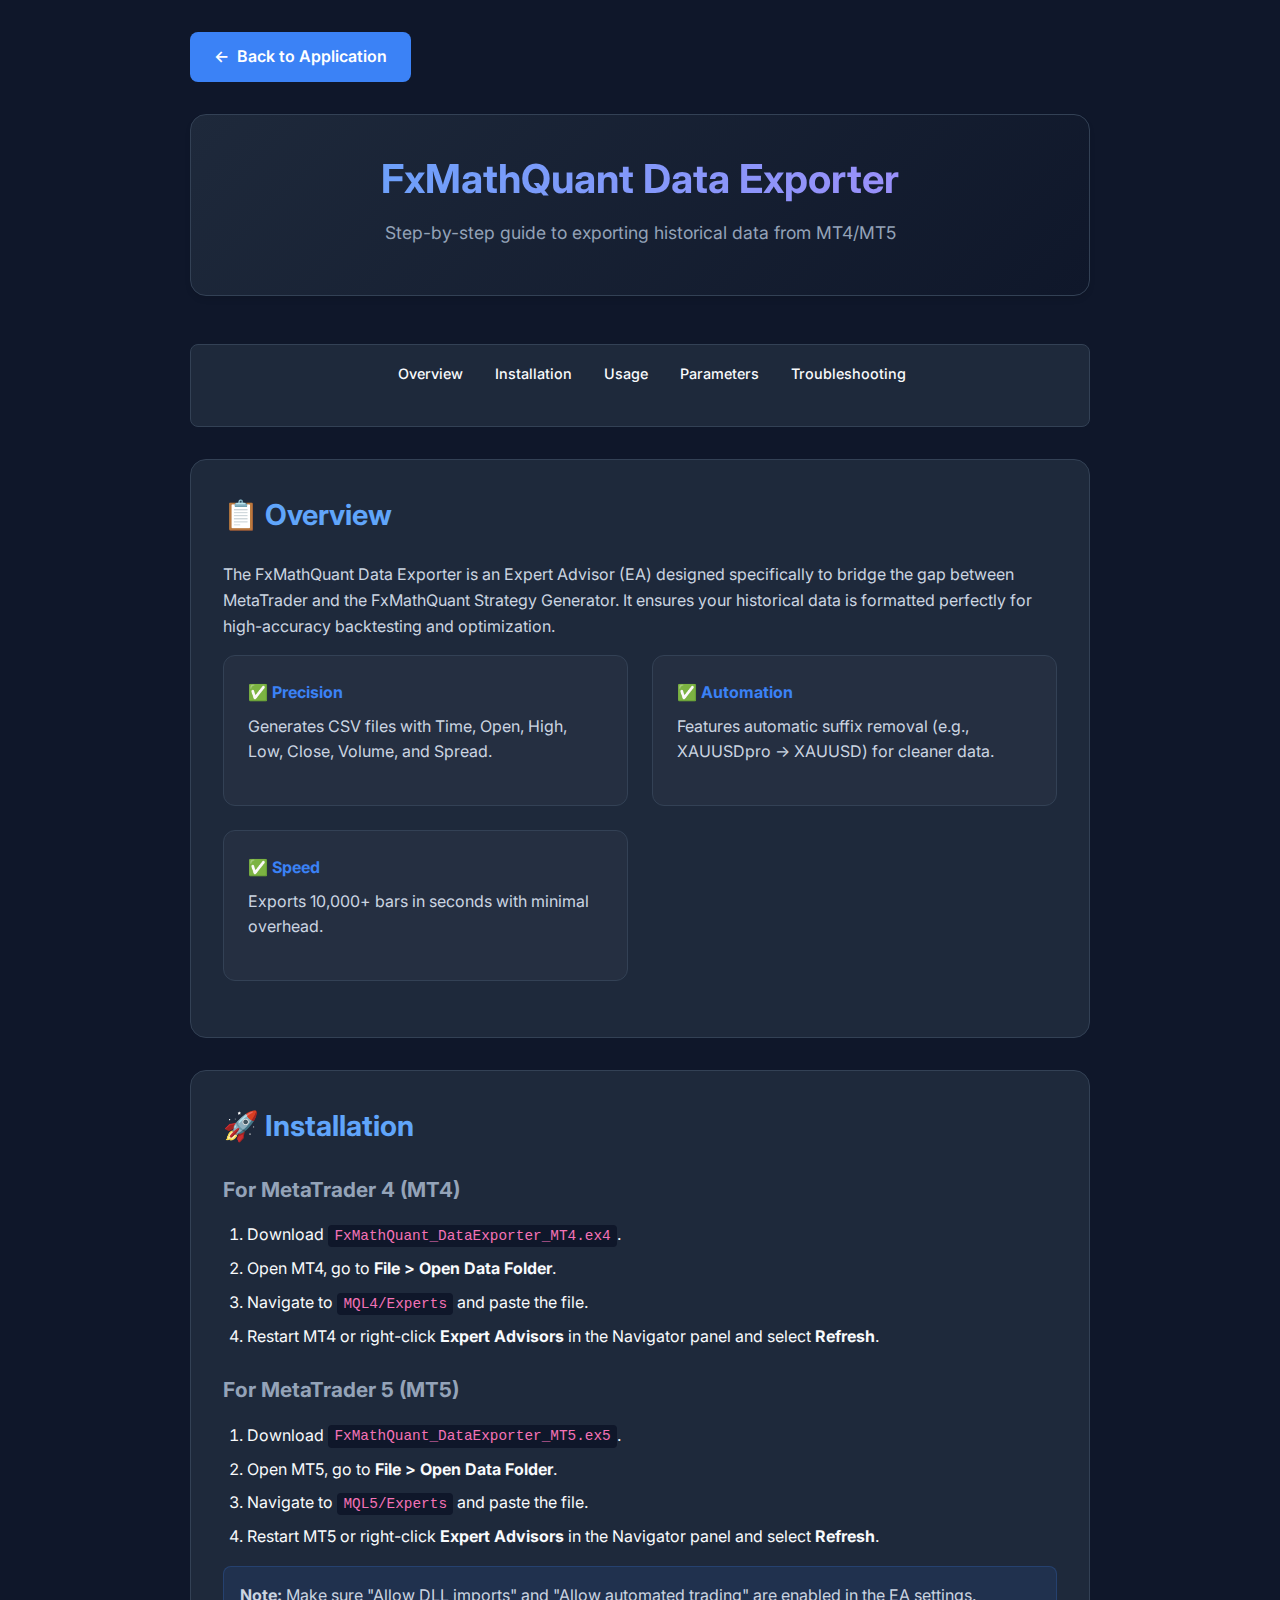
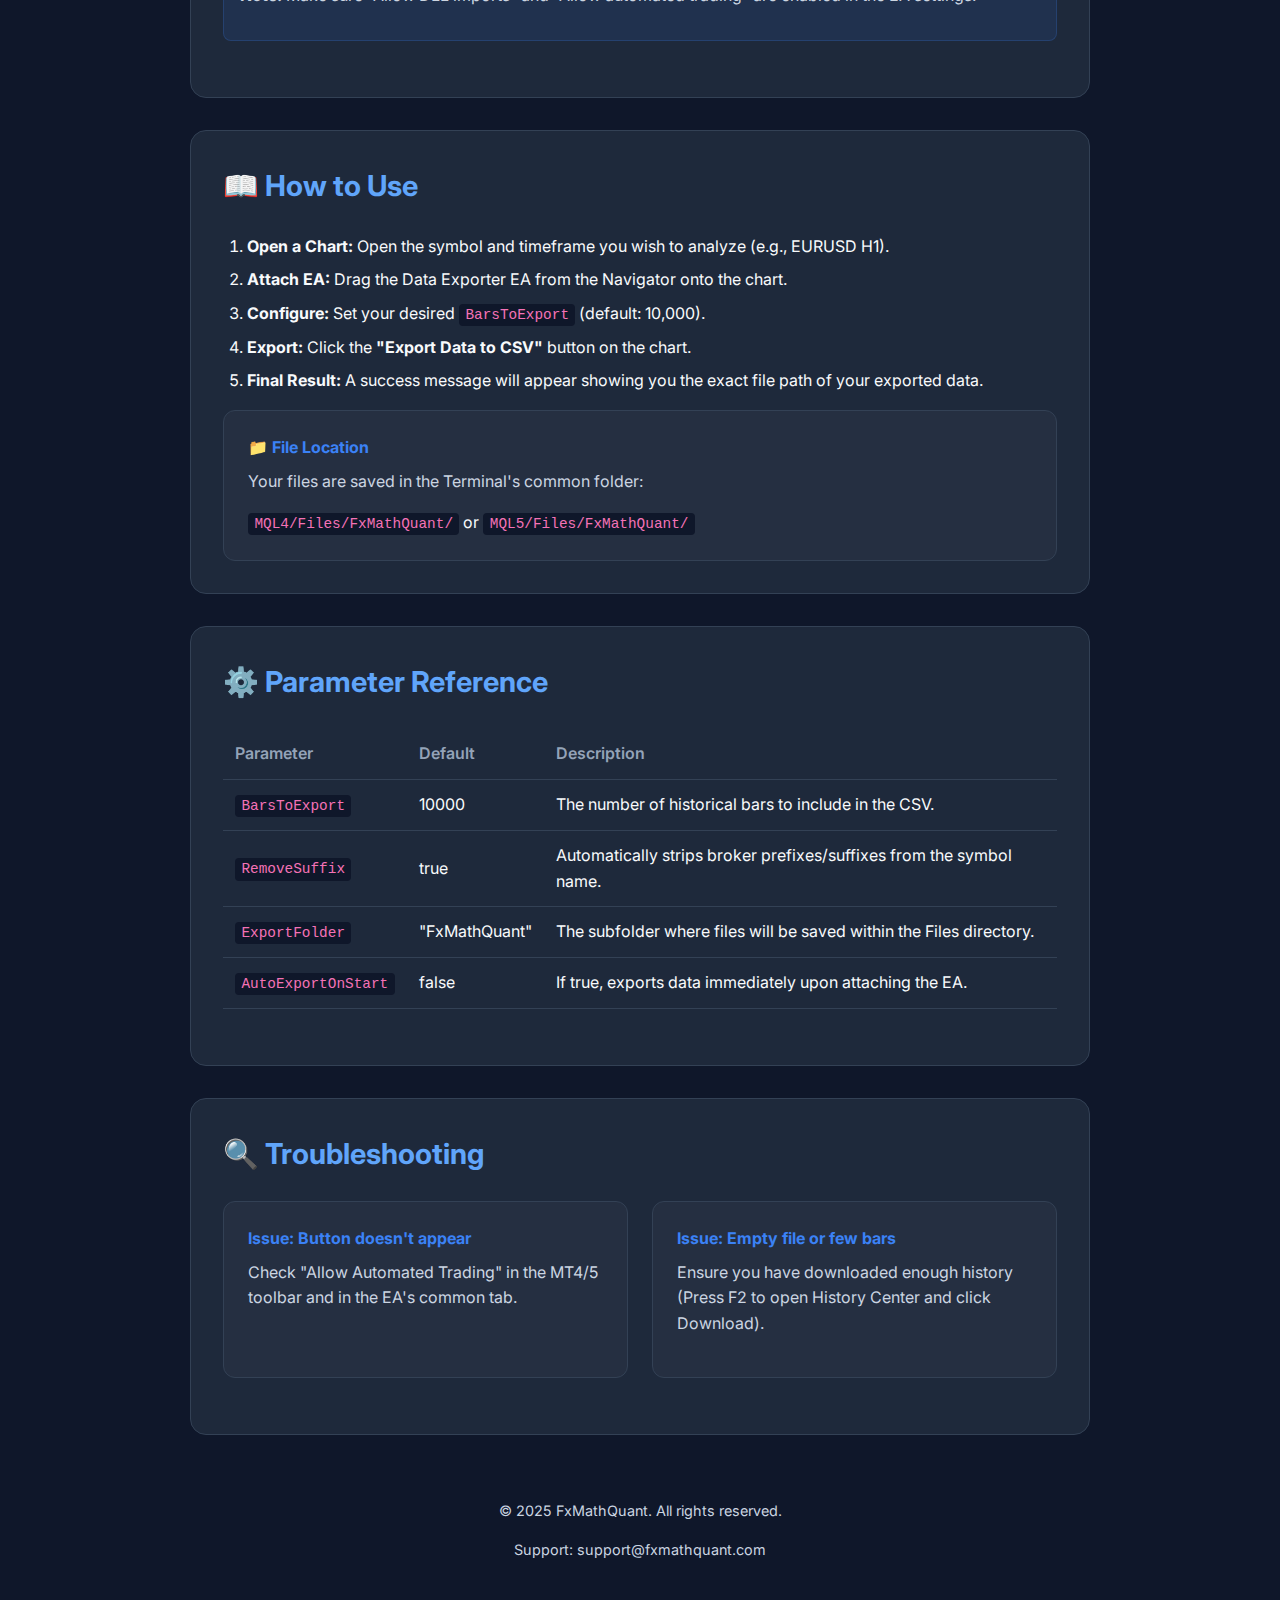
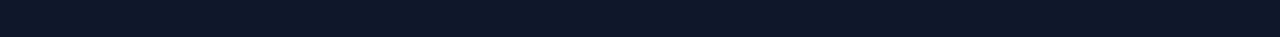
<file: ea-guide.html>
<!DOCTYPE html>
<html lang="en">

<head>
    <meta charset="UTF-8">
    <meta name="viewport" content="width=device-width, initial-scale=1.0">
    <title>EA Guide - FxMathQuant Data Exporter</title>
    <link href="https://fonts.googleapis.com/css2?family=Inter:wght@300;400;500;600;700&display=swap" rel="stylesheet">
    <style>
        :root {
            --primary-bg: #0f172a;
            --secondary-bg: #1e293b;
            --accent-color: #3b82f6;
            --text-primary: #f8fafc;
            --text-secondary: #94a3b8;
            --border-color: #334155;
            --success-color: #10b981;
            --warning-color: #f59e0b;
        }

        * {
            margin: 0;
            padding: 0;
            box-sizing: border-box;
        }

        body {
            font-family: 'Inter', sans-serif;
            background-color: var(--primary-bg);
            color: var(--text-primary);
            line-height: 1.6;
            padding: 2rem 1rem;
        }

        .container {
            max-width: 900px;
            margin: 0 auto;
        }

        header {
            text-align: center;
            margin-bottom: 3rem;
            padding: 2rem;
            background: linear-gradient(135deg, #1e293b 0%, #0f172a 100%);
            border-radius: 1rem;
            border: 1px solid var(--border-color);
            box-shadow: 0 4px 6px -1px rgba(0, 0, 0, 0.1);
        }

        h1 {
            font-size: 2.5rem;
            margin-bottom: 0.5rem;
            background: linear-gradient(to right, #60a5fa, #a78bfa);
            -webkit-background-clip: text;
            background-clip: text;
            -webkit-text-fill-color: transparent;
        }

        .subtitle {
            color: var(--text-secondary);
            font-size: 1.1rem;
        }

        nav {
            background: var(--secondary-bg);
            padding: 1rem;
            border-radius: 0.5rem;
            margin-bottom: 2rem;
            position: sticky;
            top: 1rem;
            z-index: 10;
            border: 1px solid var(--border-color);
        }

        nav ul {
            list-style: none;
            display: flex;
            justify-content: center;
            gap: 2rem;
            flex-wrap: wrap;
        }

        nav a {
            color: var(--text-primary);
            text-decoration: none;
            font-weight: 500;
            font-size: 0.9rem;
            transition: color 0.2s;
        }

        nav a:hover {
            color: var(--accent-color);
        }

        section {
            background: var(--secondary-bg);
            padding: 2rem;
            border-radius: 1rem;
            margin-bottom: 2rem;
            border: 1px solid var(--border-color);
        }

        h2 {
            font-size: 1.8rem;
            margin-bottom: 1.5rem;
            display: flex;
            align-items: center;
            gap: 0.75rem;
            color: #60a5fa;
        }

        h3 {
            font-size: 1.3rem;
            margin: 1.5rem 0 1rem;
            color: #94a3b8;
        }

        p {
            margin-bottom: 1rem;
            color: #cbd5e1;
        }

        ul,
        ol {
            margin-bottom: 1rem;
            padding-left: 1.5rem;
        }

        li {
            margin-bottom: 0.5rem;
        }

        code {
            background: #0f172a;
            padding: 0.2rem 0.4rem;
            border-radius: 0.25rem;
            font-family: ui-monospace, SFMono-Regular, Menlo, Monaco, Consolas, monospace;
            font-size: 0.9em;
            color: #f472b6;
        }

        pre {
            background: #0f172a;
            padding: 1rem;
            border-radius: 0.5rem;
            overflow-x: auto;
            margin-bottom: 1.5rem;
            border: 1px solid var(--border-color);
        }

        pre code {
            color: #e2e8f0;
            background: transparent;
            padding: 0;
        }

        .alert {
            padding: 1rem;
            border-radius: 0.5rem;
            margin-bottom: 1.5rem;
            display: flex;
            gap: 1rem;
            align-items: flex-start;
        }

        .alert-info {
            background: rgba(59, 130, 246, 0.1);
            border: 1px solid rgba(59, 130, 246, 0.2);
        }

        .grid {
            display: grid;
            grid-template-columns: repeat(auto-fit, minmax(280px, 1fr));
            gap: 1.5rem;
            margin-bottom: 1.5rem;
        }

        .card {
            background: rgba(255, 255, 255, 0.03);
            padding: 1.5rem;
            border-radius: 0.75rem;
            border: 1px solid var(--border-color);
        }

        .card h4 {
            margin-bottom: 0.5rem;
            color: var(--accent-color);
        }

        table {
            width: 100%;
            border-collapse: collapse;
            margin-bottom: 1.5rem;
        }

        th,
        td {
            padding: 0.75rem;
            text-align: left;
            border-bottom: 1px solid var(--border-color);
        }

        th {
            color: var(--text-secondary);
            font-weight: 600;
        }

        .btn-back {
            display: inline-flex;
            align-items: center;
            gap: 0.5rem;
            padding: 0.75rem 1.5rem;
            background: var(--accent-color);
            color: white;
            text-decoration: none;
            border-radius: 0.5rem;
            font-weight: 600;
            transition: transform 0.2s, background 0.2s;
            margin-bottom: 2rem;
        }

        .btn-back:hover {
            background: #2563eb;
            transform: translateY(-2px);
        }

        footer {
            text-align: center;
            color: var(--text-secondary);
            margin-top: 4rem;
            padding-bottom: 2rem;
            font-size: 0.9rem;
        }

        @media (max-width: 768px) {
            nav ul {
                gap: 1rem;
            }

            section {
                padding: 1.5rem;
            }
        }
    </style>
</head>

<body>

    <div class="container">
        <a href="index.html" class="btn-back">
            <span>←</span> Back to Application
        </a>

        <header>
            <h1>FxMathQuant Data Exporter</h1>
            <p class="subtitle">Step-by-step guide to exporting historical data from MT4/MT5</p>
        </header>

        <nav>
            <ul>
                <li><a href="#overview">Overview</a></li>
                <li><a href="#installation">Installation</a></li>
                <li><a href="#usage">Usage</a></li>
                <li><a href="#parameters">Parameters</a></li>
                <li><a href="#troubleshooting">Troubleshooting</a></li>
            </ul>
        </nav>

        <section id="overview">
            <h2>📋 Overview</h2>
            <p>The FxMathQuant Data Exporter is an Expert Advisor (EA) designed specifically to bridge the gap between
                MetaTrader and the FxMathQuant Strategy Generator. It ensures your historical data is formatted
                perfectly for high-accuracy backtesting and optimization.</p>

            <div class="grid">
                <div class="card">
                    <h4>✅ Precision</h4>
                    <p>Generates CSV files with Time, Open, High, Low, Close, Volume, and Spread.</p>
                </div>
                <div class="card">
                    <h4>✅ Automation</h4>
                    <p>Features automatic suffix removal (e.g., XAUUSDpro → XAUUSD) for cleaner data.</p>
                </div>
                <div class="card">
                    <h4>✅ Speed</h4>
                    <p>Exports 10,000+ bars in seconds with minimal overhead.</p>
                </div>
            </div>
        </section>

        <section id="installation">
            <h2>🚀 Installation</h2>

            <h3>For MetaTrader 4 (MT4)</h3>
            <ol>
                <li>Download <code>FxMathQuant_DataExporter_MT4.ex4</code>.</li>
                <li>Open MT4, go to <strong>File > Open Data Folder</strong>.</li>
                <li>Navigate to <code>MQL4/Experts</code> and paste the file.</li>
                <li>Restart MT4 or right-click <strong>Expert Advisors</strong> in the Navigator panel and select
                    <strong>Refresh</strong>.
                </li>
            </ol>

            <h3>For MetaTrader 5 (MT5)</h3>
            <ol>
                <li>Download <code>FxMathQuant_DataExporter_MT5.ex5</code>.</li>
                <li>Open MT5, go to <strong>File > Open Data Folder</strong>.</li>
                <li>Navigate to <code>MQL5/Experts</code> and paste the file.</li>
                <li>Restart MT5 or right-click <strong>Expert Advisors</strong> in the Navigator panel and select
                    <strong>Refresh</strong>.
                </li>
            </ol>

            <div class="alert alert-info">
                <p><strong>Note:</strong> Make sure "Allow DLL imports" and "Allow automated trading" are enabled in the
                    EA settings.</p>
            </div>
        </section>

        <section id="usage">
            <h2>📖 How to Use</h2>
            <ol>
                <li><strong>Open a Chart:</strong> Open the symbol and timeframe you wish to analyze (e.g., EURUSD H1).
                </li>
                <li><strong>Attach EA:</strong> Drag the Data Exporter EA from the Navigator onto the chart.</li>
                <li><strong>Configure:</strong> Set your desired <code>BarsToExport</code> (default: 10,000).</li>
                <li><strong>Export:</strong> Click the <strong>"Export Data to CSV"</strong> button on the chart.</li>
                <li><strong>Final Result:</strong> A success message will appear showing you the exact file path of your
                    exported data.</li>
            </ol>

            <div class="card">
                <h4>📁 File Location</h4>
                <p>Your files are saved in the Terminal's common folder:</p>
                <code>MQL4/Files/FxMathQuant/</code> or <code>MQL5/Files/FxMathQuant/</code>
            </div>
        </section>

        <section id="parameters">
            <h2>⚙️ Parameter Reference</h2>
            <table>
                <thead>
                    <tr>
                        <th>Parameter</th>
                        <th>Default</th>
                        <th>Description</th>
                    </tr>
                </thead>
                <tbody>
                    <tr>
                        <td><code>BarsToExport</code></td>
                        <td>10000</td>
                        <td>The number of historical bars to include in the CSV.</td>
                    </tr>
                    <tr>
                        <td><code>RemoveSuffix</code></td>
                        <td>true</td>
                        <td>Automatically strips broker prefixes/suffixes from the symbol name.</td>
                    </tr>
                    <tr>
                        <td><code>ExportFolder</code></td>
                        <td>"FxMathQuant"</td>
                        <td>The subfolder where files will be saved within the Files directory.</td>
                    </tr>
                    <tr>
                        <td><code>AutoExportOnStart</code></td>
                        <td>false</td>
                        <td>If true, exports data immediately upon attaching the EA.</td>
                    </tr>
                </tbody>
            </table>
        </section>

        <section id="troubleshooting">
            <h2>🔍 Troubleshooting</h2>
            <div class="grid">
                <div class="card">
                    <h4>Issue: Button doesn't appear</h4>
                    <p>Check "Allow Automated Trading" in the MT4/5 toolbar and in the EA's common tab.</p>
                </div>
                <div class="card">
                    <h4>Issue: Empty file or few bars</h4>
                    <p>Ensure you have downloaded enough history (Press F2 to open History Center and click Download).
                    </p>
                </div>
            </div>
        </section>

        <footer>
            <p>&copy; 2025 FxMathQuant. All rights reserved.</p>
            <p>Support: support@fxmathquant.com</p>
        </footer>
    </div>

</body>

</html>
</file>
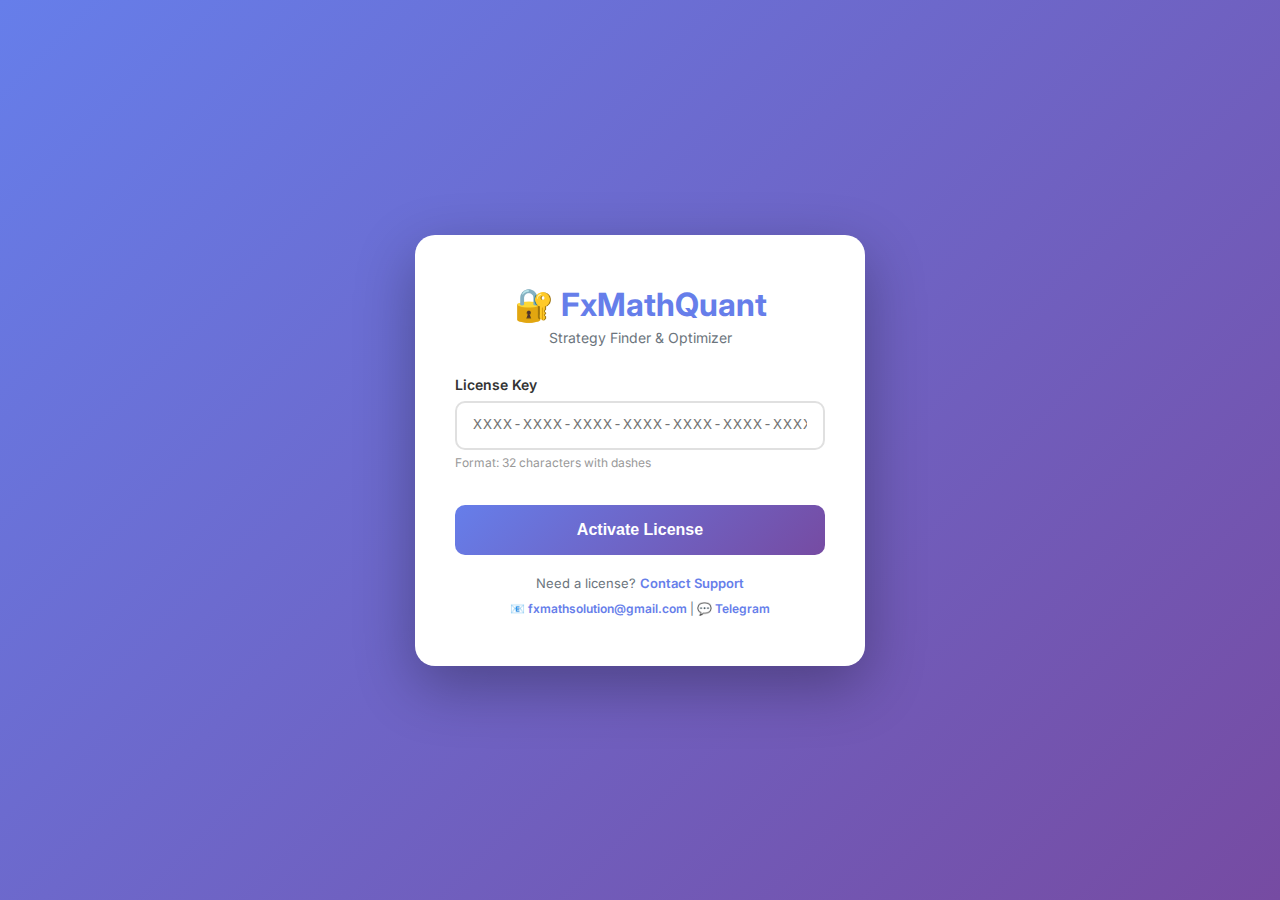
<file: login.html>
<!DOCTYPE html>
<html lang="en">

<head>
    <meta charset="UTF-8">
    <meta name="viewport" content="width=device-width, initial-scale=1.0">
    <title>FxMathQuant - License Activation</title>
    <link href="https://fonts.googleapis.com/css2?family=Inter:wght@400;600;700&display=swap" rel="stylesheet">
    <style>
        * {
            margin: 0;
            padding: 0;
            box-sizing: border-box;
        }

        body {
            font-family: 'Inter', sans-serif;
            background: linear-gradient(135deg, #667eea 0%, #764ba2 100%);
            min-height: 100vh;
            display: flex;
            align-items: center;
            justify-content: center;
            padding: 20px;
        }

        .login-container {
            background: white;
            border-radius: 20px;
            box-shadow: 0 20px 60px rgba(0, 0, 0, 0.3);
            padding: 50px 40px;
            width: 100%;
            max-width: 450px;
            animation: slideIn 0.5s ease-out;
        }

        @keyframes slideIn {
            from {
                opacity: 0;
                transform: translateY(-30px);
            }

            to {
                opacity: 1;
                transform: translateY(0);
            }
        }

        .logo {
            text-align: center;
            margin-bottom: 30px;
        }

        .logo h1 {
            color: #667eea;
            font-size: 32px;
            font-weight: 700;
            margin-bottom: 5px;
        }

        .logo p {
            color: #6c757d;
            font-size: 14px;
        }

        .form-group {
            margin-bottom: 25px;
        }

        .form-group label {
            display: block;
            color: #333;
            font-weight: 600;
            margin-bottom: 8px;
            font-size: 14px;
        }

        .form-group input {
            width: 100%;
            padding: 14px 16px;
            border: 2px solid #e0e0e0;
            border-radius: 10px;
            font-size: 15px;
            transition: all 0.3s;
            font-family: 'Courier New', monospace;
            letter-spacing: 1px;
        }

        .form-group input:focus {
            outline: none;
            border-color: #667eea;
            box-shadow: 0 0 0 4px rgba(102, 126, 234, 0.1);
        }

        .btn-activate {
            width: 100%;
            padding: 16px;
            background: linear-gradient(135deg, #667eea 0%, #764ba2 100%);
            color: white;
            border: none;
            border-radius: 10px;
            font-size: 16px;
            font-weight: 600;
            cursor: pointer;
            transition: all 0.3s;
            margin-top: 10px;
        }

        .btn-activate:hover {
            transform: translateY(-2px);
            box-shadow: 0 10px 25px rgba(102, 126, 234, 0.4);
        }

        .btn-activate:active {
            transform: translateY(0);
        }

        .btn-activate:disabled {
            background: #ccc;
            cursor: not-allowed;
            transform: none;
        }

        .alert {
            padding: 14px 16px;
            border-radius: 10px;
            margin-bottom: 20px;
            font-size: 14px;
            display: none;
        }

        .alert.show {
            display: block;
            animation: fadeIn 0.3s;
        }

        @keyframes fadeIn {
            from {
                opacity: 0;
            }

            to {
                opacity: 1;
            }
        }

        .alert-error {
            background: #fee;
            color: #c33;
            border: 1px solid #fcc;
        }

        .alert-success {
            background: #efe;
            color: #3c3;
            border: 1px solid #cfc;
        }

        .alert-info {
            background: #eef;
            color: #33c;
            border: 1px solid #ccf;
        }

        .spinner {
            display: inline-block;
            width: 16px;
            height: 16px;
            border: 2px solid rgba(255, 255, 255, 0.3);
            border-radius: 50%;
            border-top-color: white;
            animation: spin 0.8s linear infinite;
            margin-right: 8px;
        }

        @keyframes spin {
            to {
                transform: rotate(360deg);
            }
        }

        .help-text {
            text-align: center;
            margin-top: 20px;
            color: #6c757d;
            font-size: 13px;
        }

        .help-text a {
            color: #667eea;
            text-decoration: none;
            font-weight: 600;
        }

        .help-text a:hover {
            text-decoration: underline;
        }

        .license-format {
            font-size: 12px;
            color: #999;
            margin-top: 5px;
        }
    </style>
</head>

<body>
    <div class="login-container">
        <div class="logo">
            <h1>🔐 FxMathQuant</h1>
            <p>Strategy Finder & Optimizer</p>
        </div>

        <div id="alertBox" class="alert"></div>

        <form id="licenseForm">
            <div class="form-group">
                <label for="licenseKey">License Key</label>
                <input type="text" id="licenseKey" name="licenseKey"
                    placeholder="XXXX-XXXX-XXXX-XXXX-XXXX-XXXX-XXXX-XXXX" required autocomplete="off" maxlength="39">
                <div class="license-format">Format: 32 characters with dashes</div>
            </div>

            <button type="submit" class="btn-activate" id="activateBtn">
                Activate License
            </button>
        </form>

        <div class="help-text">
            Need a license? <a href="mailto:fxmathsolution@gmail.com">Contact Support</a>
        </div>
        <div class="help-text" style="margin-top: 10px; font-size: 12px;">
            📧 <a href="mailto:fxmathsolution@gmail.com">fxmathsolution@gmail.com</a> |
            💬 <a href="https://t.me/FxMath" target="_blank">Telegram</a>
        </div>
    </div>

    <script src="js/login.js"></script>
</body>

</html>
</file>
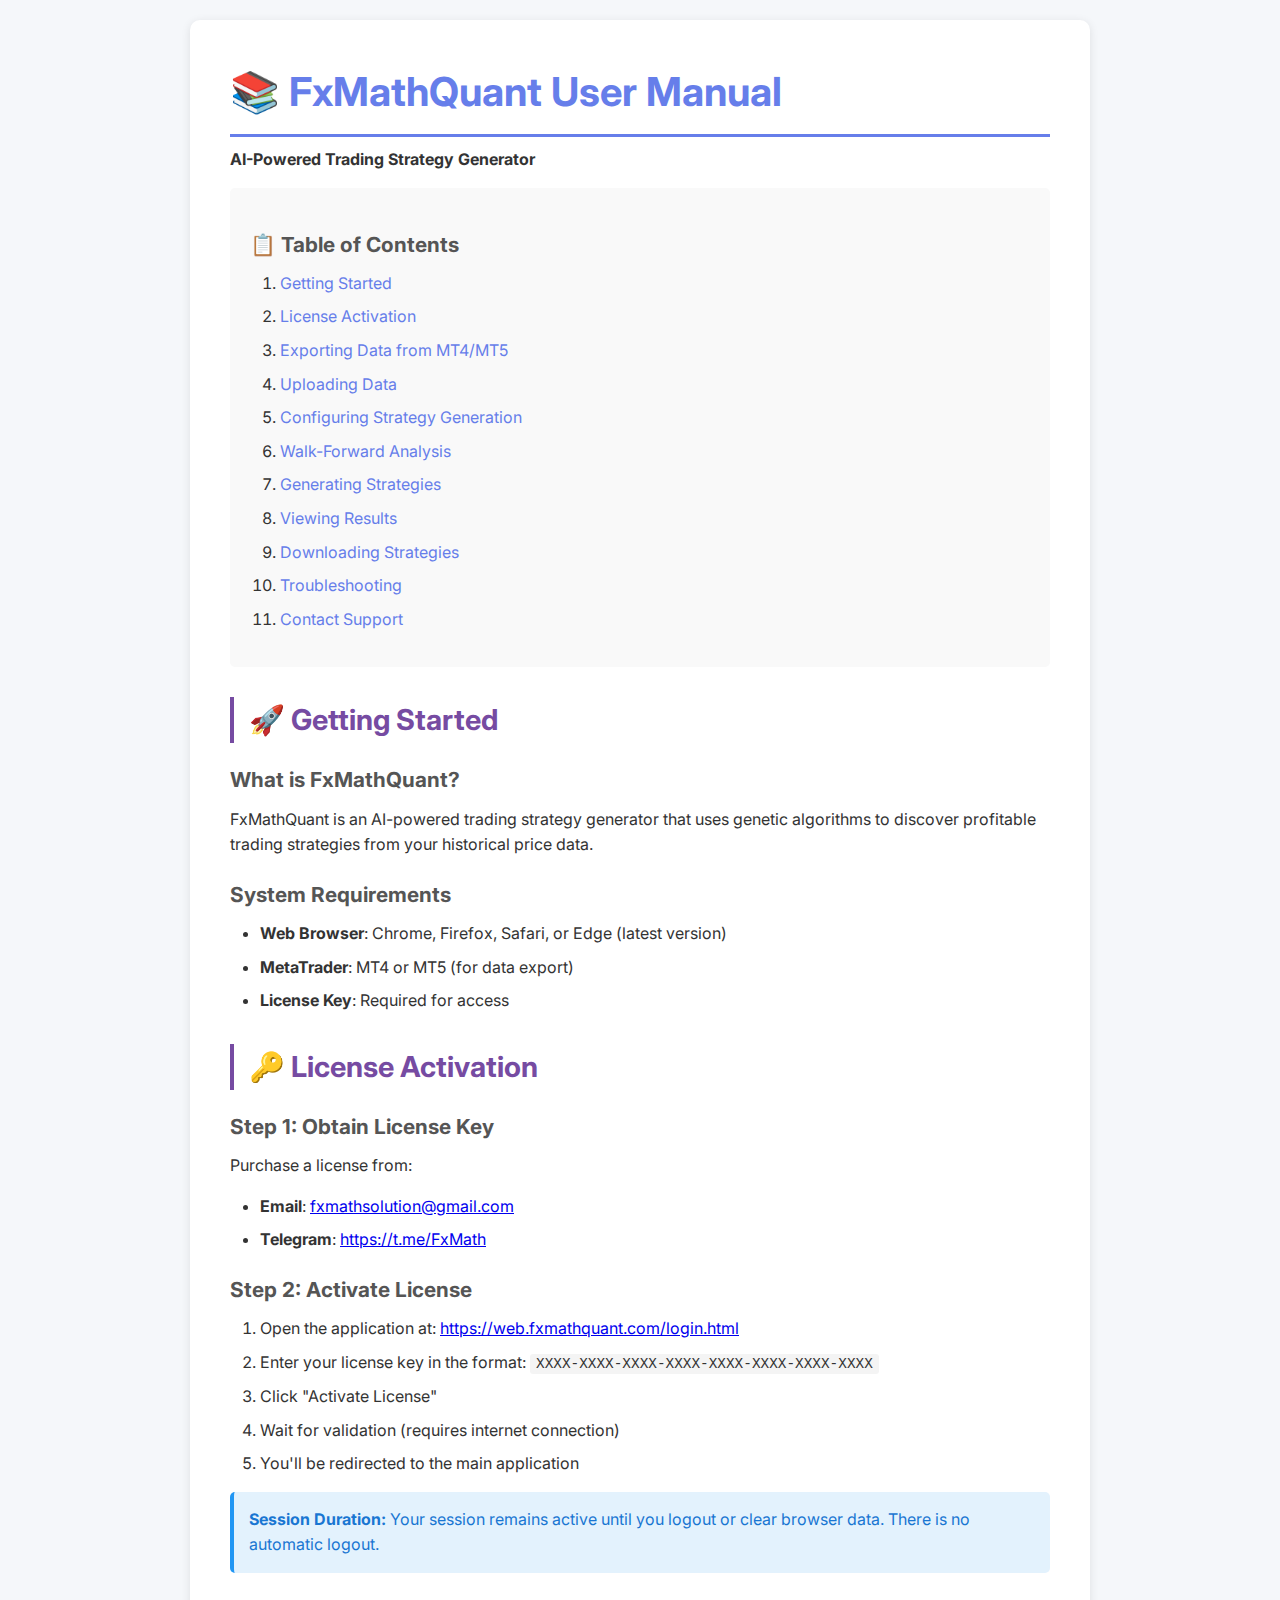
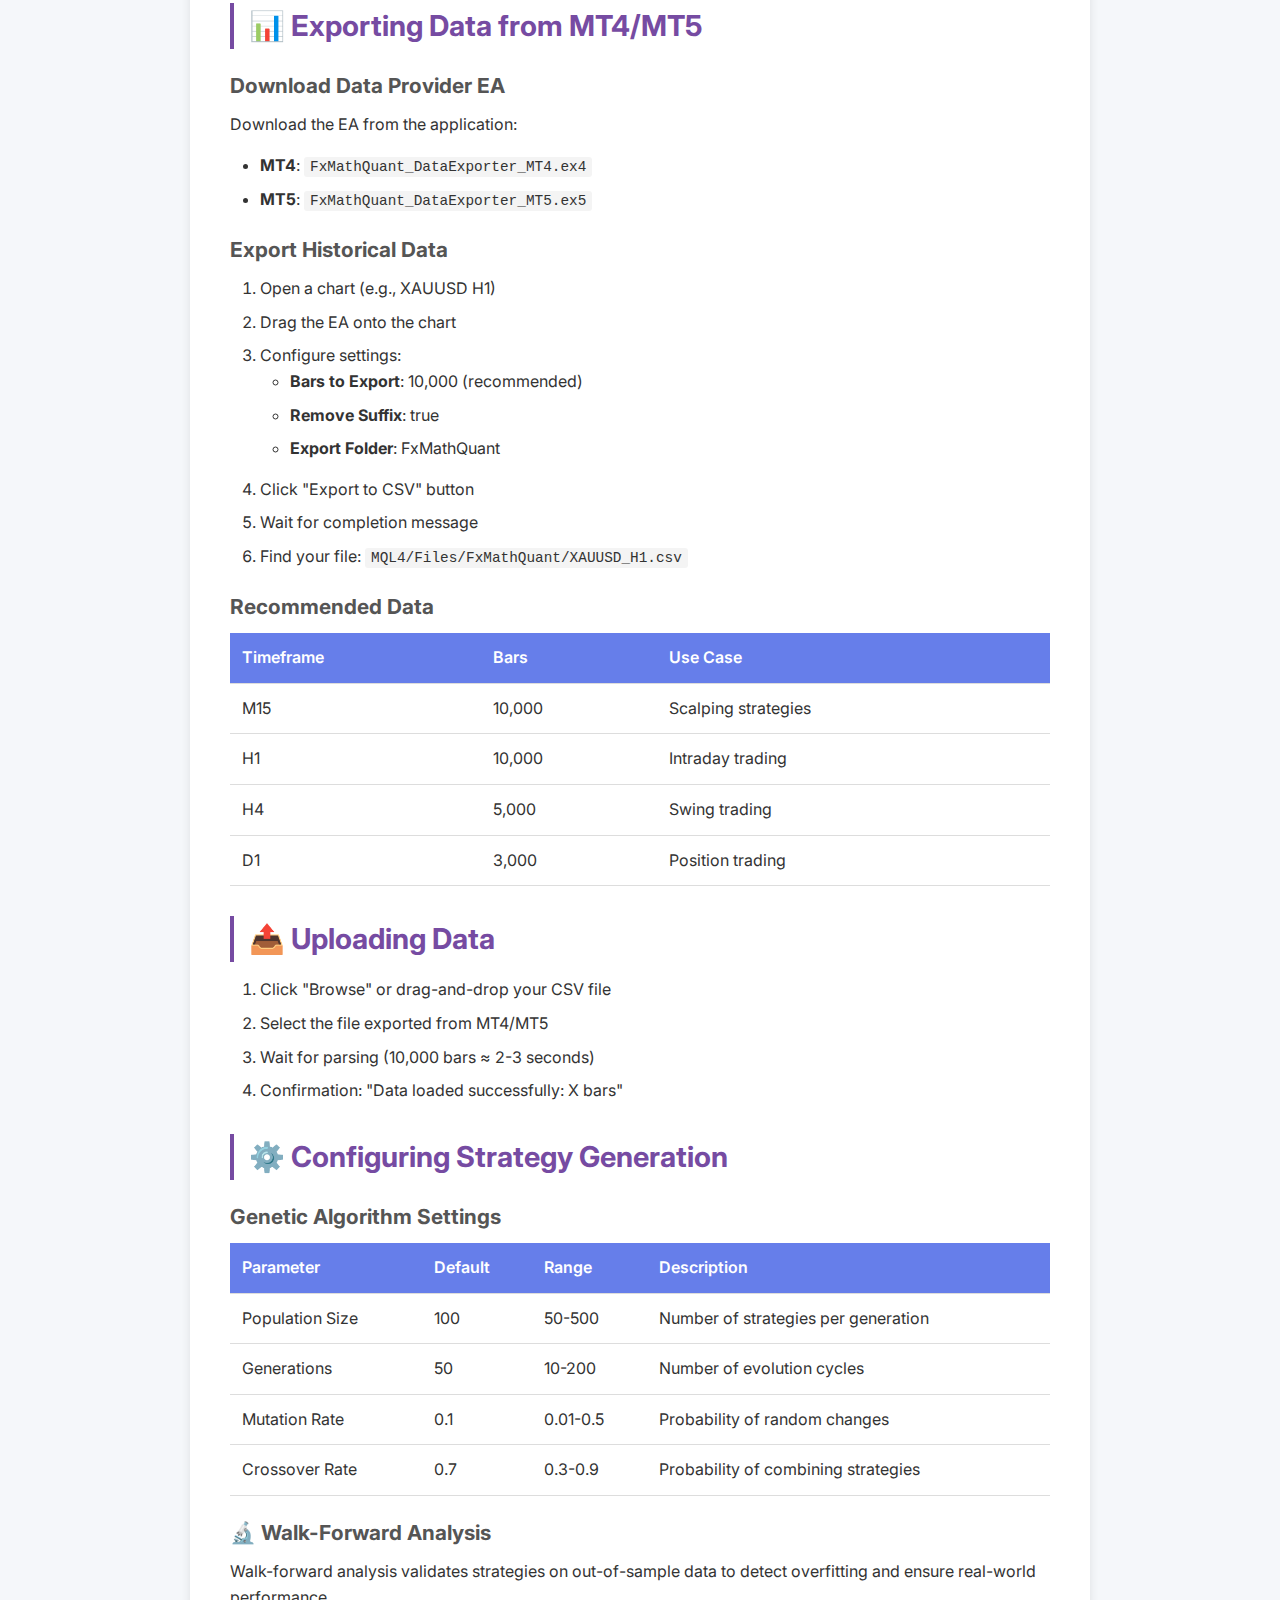
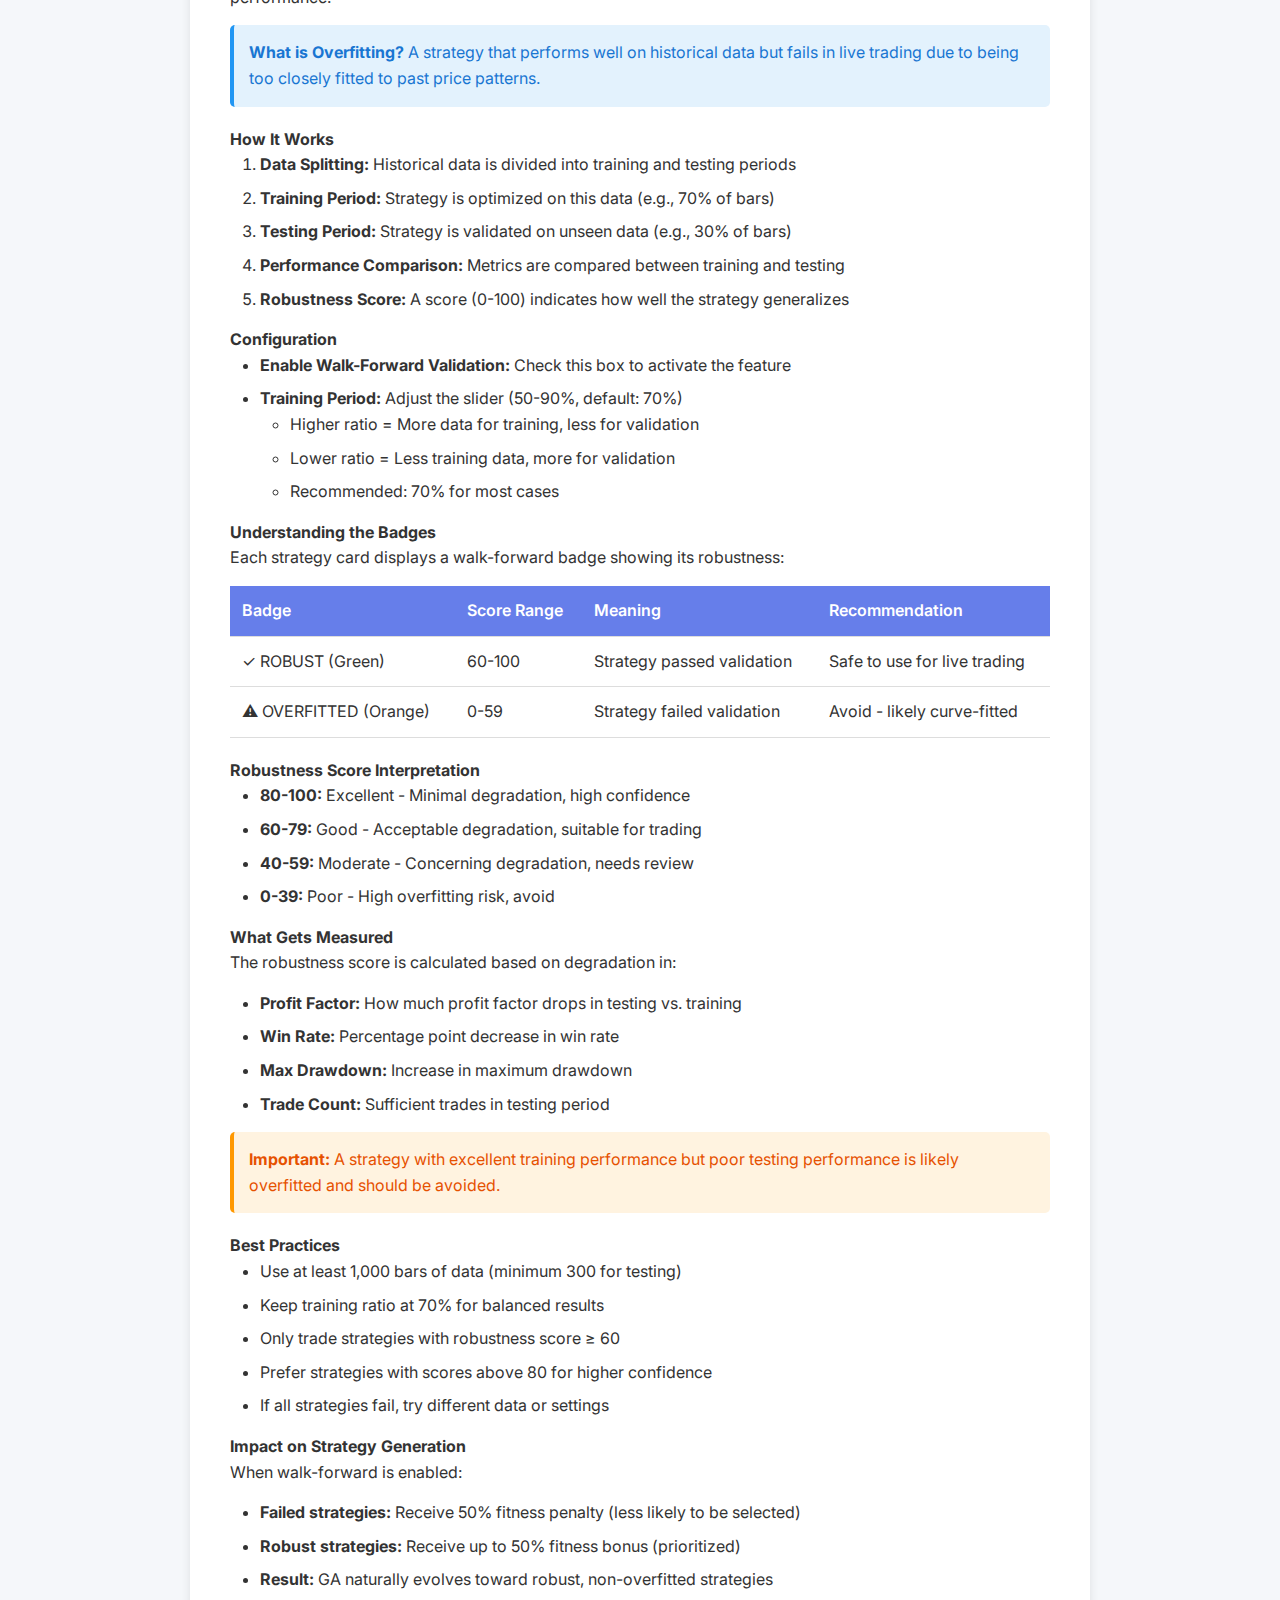
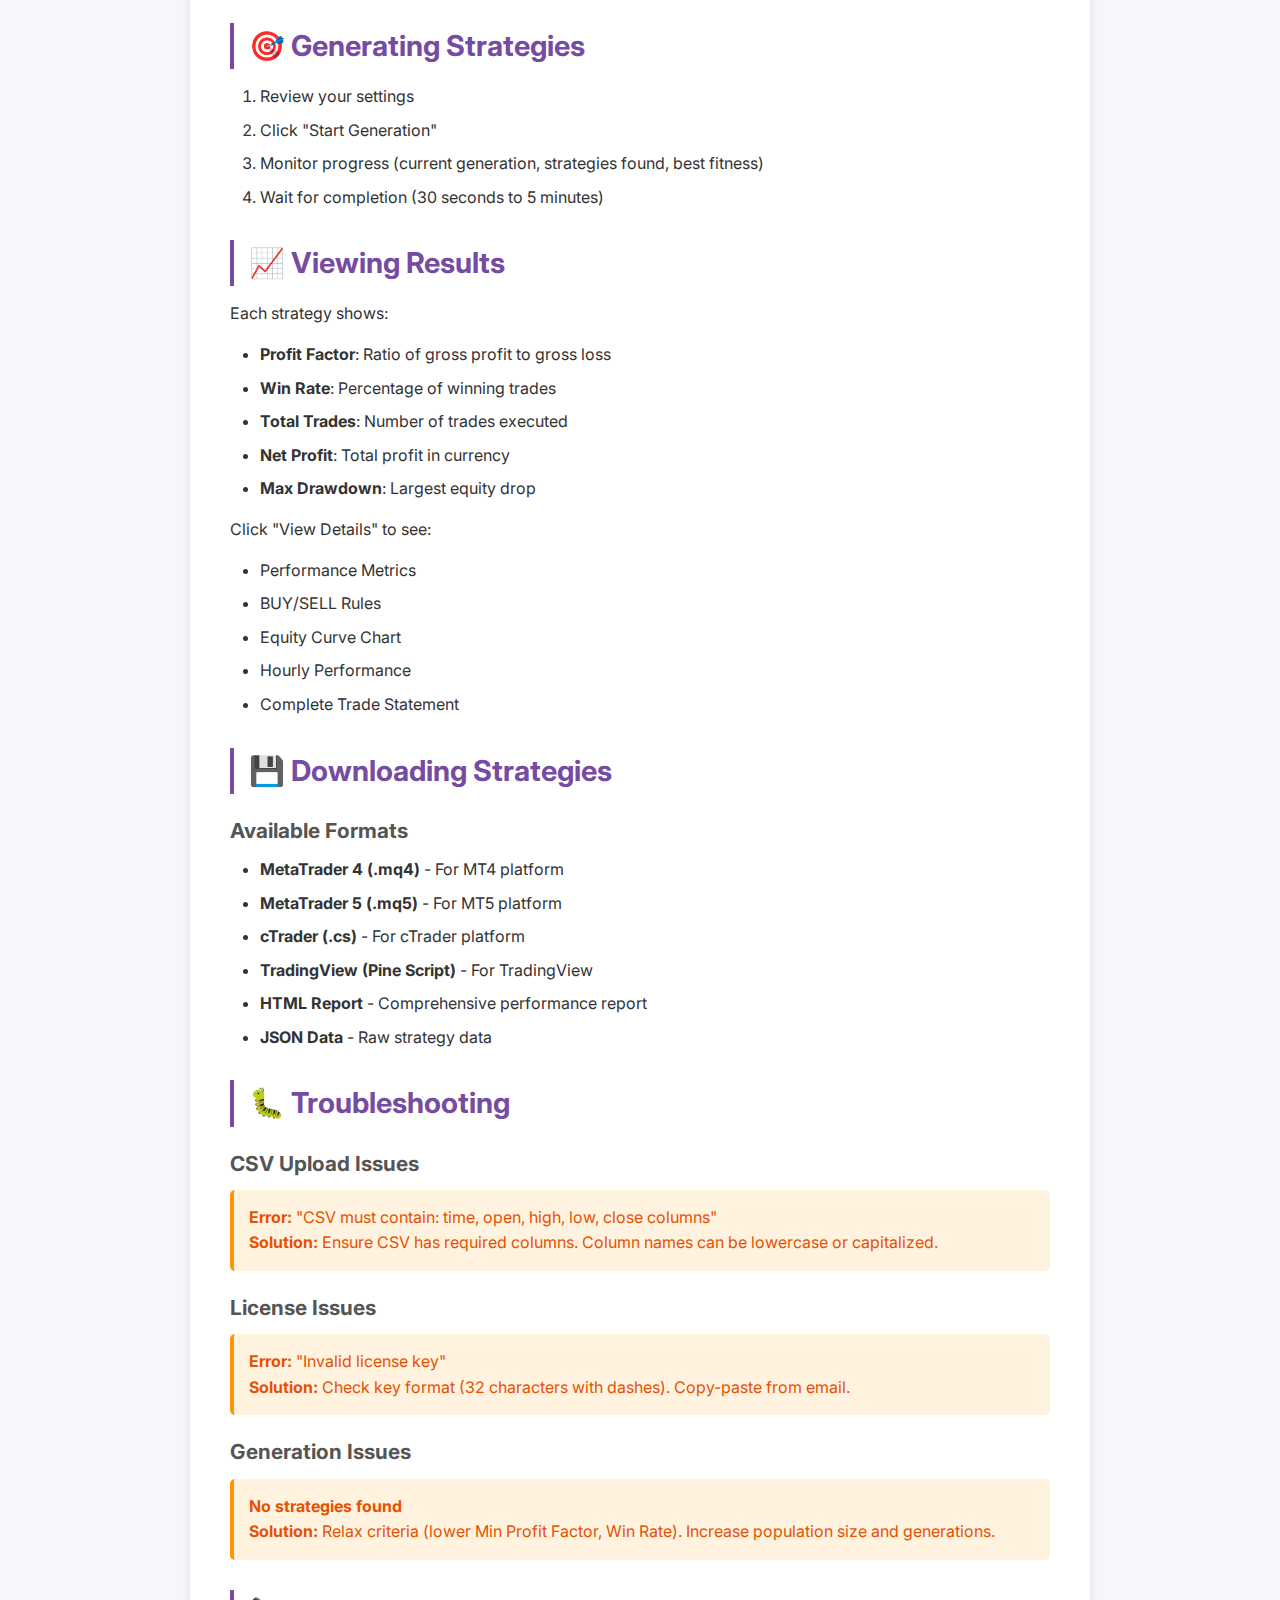
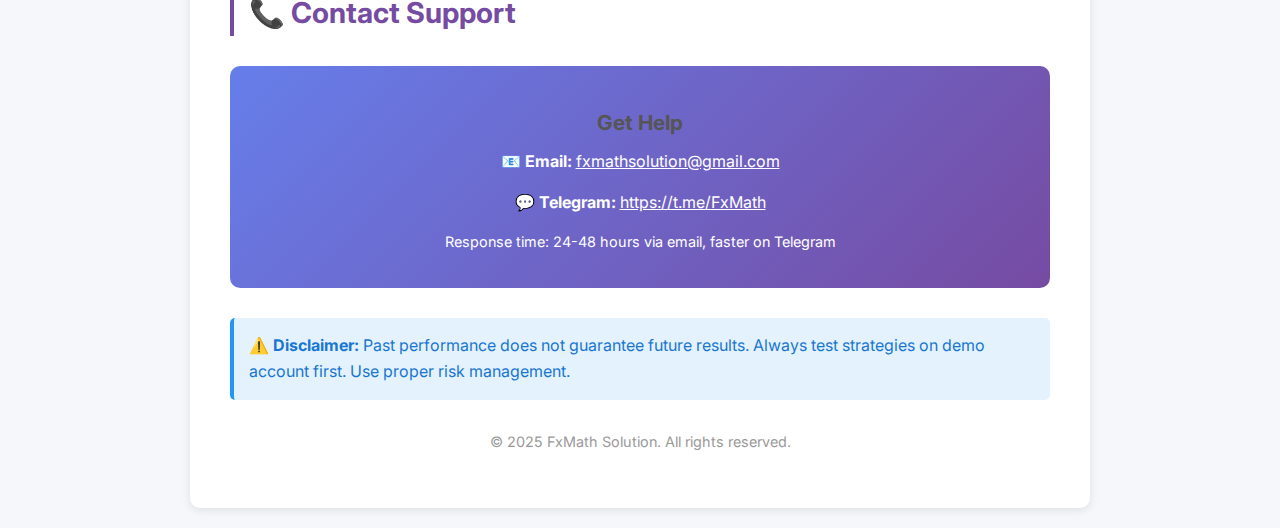
<file: manual.html>
<!DOCTYPE html>
<html lang="en">

<head>
    <meta charset="UTF-8">
    <meta name="viewport" content="width=device-width, initial-scale=1.0">
    <title>FxMathQuant User Manual</title>
    <link href="https://fonts.googleapis.com/css2?family=Inter:wght@300;400;500;600;700&display=swap" rel="stylesheet">
    <style>
        * {
            margin: 0;
            padding: 0;
            box-sizing: border-box;
        }

        body {
            font-family: 'Inter', sans-serif;
            line-height: 1.6;
            color: #333;
            background: #f5f7fa;
            padding: 20px;
        }

        .container {
            max-width: 900px;
            margin: 0 auto;
            background: white;
            padding: 40px;
            border-radius: 10px;
            box-shadow: 0 2px 10px rgba(0, 0, 0, 0.1);
        }

        h1 {
            color: #667eea;
            font-size: 2.5em;
            margin-bottom: 10px;
            border-bottom: 3px solid #667eea;
            padding-bottom: 10px;
        }

        h2 {
            color: #764ba2;
            font-size: 1.8em;
            margin-top: 30px;
            margin-bottom: 15px;
            border-left: 4px solid #764ba2;
            padding-left: 15px;
        }

        h3 {
            color: #555;
            font-size: 1.3em;
            margin-top: 20px;
            margin-bottom: 10px;
        }

        p {
            margin-bottom: 15px;
        }

        ul,
        ol {
            margin-left: 30px;
            margin-bottom: 15px;
        }

        li {
            margin-bottom: 8px;
        }

        code {
            background: #f4f4f4;
            padding: 2px 6px;
            border-radius: 3px;
            font-family: 'Courier New', monospace;
            font-size: 0.9em;
        }

        pre {
            background: #2d2d2d;
            color: #f8f8f2;
            padding: 15px;
            border-radius: 5px;
            overflow-x: auto;
            margin-bottom: 15px;
        }

        table {
            width: 100%;
            border-collapse: collapse;
            margin-bottom: 20px;
        }

        th,
        td {
            padding: 12px;
            text-align: left;
            border-bottom: 1px solid #ddd;
        }

        th {
            background: #667eea;
            color: white;
            font-weight: 600;
        }

        tr:hover {
            background: #f5f5f5;
        }

        .alert {
            padding: 15px;
            border-radius: 5px;
            margin-bottom: 20px;
        }

        .alert-info {
            background: #e3f2fd;
            border-left: 4px solid #2196f3;
            color: #1976d2;
        }

        .alert-warning {
            background: #fff3e0;
            border-left: 4px solid #ff9800;
            color: #e65100;
        }

        .alert-success {
            background: #e8f5e9;
            border-left: 4px solid #4caf50;
            color: #2e7d32;
        }

        .btn {
            display: inline-block;
            padding: 10px 20px;
            background: #667eea;
            color: white;
            text-decoration: none;
            border-radius: 5px;
            margin: 5px;
        }

        .btn:hover {
            background: #5568d3;
        }

        .toc {
            background: #f9f9f9;
            padding: 20px;
            border-radius: 5px;
            margin-bottom: 30px;
        }

        .toc a {
            color: #667eea;
            text-decoration: none;
        }

        .toc a:hover {
            text-decoration: underline;
        }

        .contact-box {
            background: linear-gradient(135deg, #667eea 0%, #764ba2 100%);
            color: white;
            padding: 20px;
            border-radius: 10px;
            text-align: center;
            margin-top: 30px;
        }

        .contact-box a {
            color: white;
            text-decoration: underline;
        }
    </style>
</head>

<body>
    <div class="container">
        <h1>📚 FxMathQuant User Manual</h1>
        <p><strong>AI-Powered Trading Strategy Generator</strong></p>

        <div class="toc">
            <h3>📋 Table of Contents</h3>
            <ol>
                <li><a href="#getting-started">Getting Started</a></li>
                <li><a href="#license">License Activation</a></li>
                <li><a href="#export">Exporting Data from MT4/MT5</a></li>
                <li><a href="#upload">Uploading Data</a></li>
                <li><a href="#config">Configuring Strategy Generation</a></li>
                <li><a href="#walkforward">Walk-Forward Analysis</a></li>
                <li><a href="#generate">Generating Strategies</a></li>
                <li><a href="#results">Viewing Results</a></li>
                <li><a href="#download">Downloading Strategies</a></li>
                <li><a href="#troubleshoot">Troubleshooting</a></li>
                <li><a href="#support">Contact Support</a></li>
            </ol>
        </div>

        <h2 id="getting-started">🚀 Getting Started</h2>
        <h3>What is FxMathQuant?</h3>
        <p>FxMathQuant is an AI-powered trading strategy generator that uses genetic algorithms to discover profitable
            trading strategies from your historical price data.</p>

        <h3>System Requirements</h3>
        <ul>
            <li><strong>Web Browser</strong>: Chrome, Firefox, Safari, or Edge (latest version)</li>
            <li><strong>MetaTrader</strong>: MT4 or MT5 (for data export)</li>
            <li><strong>License Key</strong>: Required for access</li>
        </ul>

        <h2 id="license">🔑 License Activation</h2>
        <h3>Step 1: Obtain License Key</h3>
        <p>Purchase a license from:</p>
        <ul>
            <li><strong>Email</strong>: <a href="mailto:fxmathsolution@gmail.com">fxmathsolution@gmail.com</a></li>
            <li><strong>Telegram</strong>: <a href="https://t.me/FxMath" target="_blank">https://t.me/FxMath</a></li>
        </ul>

        <h3>Step 2: Activate License</h3>
        <ol>
            <li>Open the application at: <a href="https://web.fxmathquant.com/login.html"
                    target="_blank">https://web.fxmathquant.com/login.html</a></li>
            <li>Enter your license key in the format: <code>XXXX-XXXX-XXXX-XXXX-XXXX-XXXX-XXXX-XXXX</code></li>
            <li>Click "Activate License"</li>
            <li>Wait for validation (requires internet connection)</li>
            <li>You'll be redirected to the main application</li>
        </ol>

        <div class="alert alert-info">
            <strong>Session Duration:</strong> Your session remains active until you logout or clear browser data. There
            is no automatic logout.
        </div>

        <h2 id="export">📊 Exporting Data from MT4/MT5</h2>
        <h3>Download Data Provider EA</h3>
        <p>Download the EA from the application:</p>
        <ul>
            <li><strong>MT4</strong>: <code>FxMathQuant_DataExporter_MT4.ex4</code></li>
            <li><strong>MT5</strong>: <code>FxMathQuant_DataExporter_MT5.ex5</code></li>
        </ul>

        <h3>Export Historical Data</h3>
        <ol>
            <li>Open a chart (e.g., XAUUSD H1)</li>
            <li>Drag the EA onto the chart</li>
            <li>Configure settings:
                <ul>
                    <li><strong>Bars to Export</strong>: 10,000 (recommended)</li>
                    <li><strong>Remove Suffix</strong>: true</li>
                    <li><strong>Export Folder</strong>: FxMathQuant</li>
                </ul>
            </li>
            <li>Click "Export to CSV" button</li>
            <li>Wait for completion message</li>
            <li>Find your file: <code>MQL4/Files/FxMathQuant/XAUUSD_H1.csv</code></li>
        </ol>

        <h3>Recommended Data</h3>
        <table>
            <thead>
                <tr>
                    <th>Timeframe</th>
                    <th>Bars</th>
                    <th>Use Case</th>
                </tr>
            </thead>
            <tbody>
                <tr>
                    <td>M15</td>
                    <td>10,000</td>
                    <td>Scalping strategies</td>
                </tr>
                <tr>
                    <td>H1</td>
                    <td>10,000</td>
                    <td>Intraday trading</td>
                </tr>
                <tr>
                    <td>H4</td>
                    <td>5,000</td>
                    <td>Swing trading</td>
                </tr>
                <tr>
                    <td>D1</td>
                    <td>3,000</td>
                    <td>Position trading</td>
                </tr>
            </tbody>
        </table>

        <h2 id="upload">📤 Uploading Data</h2>
        <ol>
            <li>Click "Browse" or drag-and-drop your CSV file</li>
            <li>Select the file exported from MT4/MT5</li>
            <li>Wait for parsing (10,000 bars ≈ 2-3 seconds)</li>
            <li>Confirmation: "Data loaded successfully: X bars"</li>
        </ol>

        <h2 id="config">⚙️ Configuring Strategy Generation</h2>
        <h3>Genetic Algorithm Settings</h3>
        <table>
            <thead>
                <tr>
                    <th>Parameter</th>
                    <th>Default</th>
                    <th>Range</th>
                    <th>Description</th>
                </tr>
            </thead>
            <tbody>
                <tr>
                    <td>Population Size</td>
                    <td>100</td>
                    <td>50-500</td>
                    <td>Number of strategies per generation</td>
                </tr>
                <tr>
                    <td>Generations</td>
                    <td>50</td>
                    <td>10-200</td>
                    <td>Number of evolution cycles</td>
                </tr>
                <tr>
                    <td>Mutation Rate</td>
                    <td>0.1</td>
                    <td>0.01-0.5</td>
                    <td>Probability of random changes</td>
                </tr>
                <tr>
                    <td>Crossover Rate</td>
                    <td>0.7</td>
                    <td>0.3-0.9</td>
                    <td>Probability of combining strategies</td>
                </tr>
            </tbody>
        </table>

        <h3 id="walkforward">🔬 Walk-Forward Analysis</h3>
        <p>Walk-forward analysis validates strategies on out-of-sample data to detect overfitting and ensure real-world
            performance.</p>

        <div class="alert alert-info">
            <strong>What is Overfitting?</strong> A strategy that performs well on historical data but fails in live
            trading due to being too closely fitted to past price patterns.
        </div>

        <h4>How It Works</h4>
        <ol>
            <li><strong>Data Splitting:</strong> Historical data is divided into training and testing periods</li>
            <li><strong>Training Period:</strong> Strategy is optimized on this data (e.g., 70% of bars)</li>
            <li><strong>Testing Period:</strong> Strategy is validated on unseen data (e.g., 30% of bars)</li>
            <li><strong>Performance Comparison:</strong> Metrics are compared between training and testing</li>
            <li><strong>Robustness Score:</strong> A score (0-100) indicates how well the strategy generalizes</li>
        </ol>

        <h4>Configuration</h4>
        <ul>
            <li><strong>Enable Walk-Forward Validation:</strong> Check this box to activate the feature</li>
            <li><strong>Training Period:</strong> Adjust the slider (50-90%, default: 70%)
                <ul>
                    <li>Higher ratio = More data for training, less for validation</li>
                    <li>Lower ratio = Less training data, more for validation</li>
                    <li>Recommended: 70% for most cases</li>
                </ul>
            </li>
        </ul>

        <h4>Understanding the Badges</h4>
        <p>Each strategy card displays a walk-forward badge showing its robustness:</p>
        <table>
            <thead>
                <tr>
                    <th>Badge</th>
                    <th>Score Range</th>
                    <th>Meaning</th>
                    <th>Recommendation</th>
                </tr>
            </thead>
            <tbody>
                <tr>
                    <td>✓ ROBUST (Green)</td>
                    <td>60-100</td>
                    <td>Strategy passed validation</td>
                    <td>Safe to use for live trading</td>
                </tr>
                <tr>
                    <td>⚠ OVERFITTED (Orange)</td>
                    <td>0-59</td>
                    <td>Strategy failed validation</td>
                    <td>Avoid - likely curve-fitted</td>
                </tr>
            </tbody>
        </table>

        <h4>Robustness Score Interpretation</h4>
        <ul>
            <li><strong>80-100:</strong> Excellent - Minimal degradation, high confidence</li>
            <li><strong>60-79:</strong> Good - Acceptable degradation, suitable for trading</li>
            <li><strong>40-59:</strong> Moderate - Concerning degradation, needs review</li>
            <li><strong>0-39:</strong> Poor - High overfitting risk, avoid</li>
        </ul>

        <h4>What Gets Measured</h4>
        <p>The robustness score is calculated based on degradation in:</p>
        <ul>
            <li><strong>Profit Factor:</strong> How much profit factor drops in testing vs. training</li>
            <li><strong>Win Rate:</strong> Percentage point decrease in win rate</li>
            <li><strong>Max Drawdown:</strong> Increase in maximum drawdown</li>
            <li><strong>Trade Count:</strong> Sufficient trades in testing period</li>
        </ul>

        <div class="alert alert-warning">
            <strong>Important:</strong> A strategy with excellent training performance but poor testing performance is
            likely overfitted and should be avoided.
        </div>

        <h4>Best Practices</h4>
        <ul>
            <li>Use at least 1,000 bars of data (minimum 300 for testing)</li>
            <li>Keep training ratio at 70% for balanced results</li>
            <li>Only trade strategies with robustness score ≥ 60</li>
            <li>Prefer strategies with scores above 80 for higher confidence</li>
            <li>If all strategies fail, try different data or settings</li>
        </ul>

        <h4>Impact on Strategy Generation</h4>
        <p>When walk-forward is enabled:</p>
        <ul>
            <li><strong>Failed strategies:</strong> Receive 50% fitness penalty (less likely to be selected)</li>
            <li><strong>Robust strategies:</strong> Receive up to 50% fitness bonus (prioritized)</li>
            <li><strong>Result:</strong> GA naturally evolves toward robust, non-overfitted strategies</li>
        </ul>

        <h2 id="generate">🎯 Generating Strategies</h2>
        <ol>
            <li>Review your settings</li>
            <li>Click "Start Generation"</li>
            <li>Monitor progress (current generation, strategies found, best fitness)</li>
            <li>Wait for completion (30 seconds to 5 minutes)</li>
        </ol>

        <h2 id="results">📈 Viewing Results</h2>
        <p>Each strategy shows:</p>
        <ul>
            <li><strong>Profit Factor</strong>: Ratio of gross profit to gross loss</li>
            <li><strong>Win Rate</strong>: Percentage of winning trades</li>
            <li><strong>Total Trades</strong>: Number of trades executed</li>
            <li><strong>Net Profit</strong>: Total profit in currency</li>
            <li><strong>Max Drawdown</strong>: Largest equity drop</li>
        </ul>

        <p>Click "View Details" to see:</p>
        <ul>
            <li>Performance Metrics</li>
            <li>BUY/SELL Rules</li>
            <li>Equity Curve Chart</li>
            <li>Hourly Performance</li>
            <li>Complete Trade Statement</li>
        </ul>

        <h2 id="download">💾 Downloading Strategies</h2>
        <h3>Available Formats</h3>
        <ul>
            <li><strong>MetaTrader 4 (.mq4)</strong> - For MT4 platform</li>
            <li><strong>MetaTrader 5 (.mq5)</strong> - For MT5 platform</li>
            <li><strong>cTrader (.cs)</strong> - For cTrader platform</li>
            <li><strong>TradingView (Pine Script)</strong> - For TradingView</li>
            <li><strong>HTML Report</strong> - Comprehensive performance report</li>
            <li><strong>JSON Data</strong> - Raw strategy data</li>
        </ul>

        <h2 id="troubleshoot">🐛 Troubleshooting</h2>

        <h3>CSV Upload Issues</h3>
        <div class="alert alert-warning">
            <strong>Error:</strong> "CSV must contain: time, open, high, low, close columns"<br>
            <strong>Solution:</strong> Ensure CSV has required columns. Column names can be lowercase or capitalized.
        </div>

        <h3>License Issues</h3>
        <div class="alert alert-warning">
            <strong>Error:</strong> "Invalid license key"<br>
            <strong>Solution:</strong> Check key format (32 characters with dashes). Copy-paste from email.
        </div>

        <h3>Generation Issues</h3>
        <div class="alert alert-warning">
            <strong>No strategies found</strong><br>
            <strong>Solution:</strong> Relax criteria (lower Min Profit Factor, Win Rate). Increase population size and
            generations.
        </div>

        <h2 id="support">📞 Contact Support</h2>

        <div class="contact-box">
            <h3>Get Help</h3>
            <p><strong>📧 Email:</strong> <a href="mailto:fxmathsolution@gmail.com">fxmathsolution@gmail.com</a></p>
            <p><strong>💬 Telegram:</strong> <a href="https://t.me/FxMath" target="_blank">https://t.me/FxMath</a></p>
            <p style="margin-top: 15px; font-size: 0.9em;">Response time: 24-48 hours via email, faster on Telegram</p>
        </div>

        <div class="alert alert-info" style="margin-top: 30px;">
            <strong>⚠️ Disclaimer:</strong> Past performance does not guarantee future results. Always test strategies
            on demo account first. Use proper risk management.
        </div>

        <p style="text-align: center; margin-top: 30px; color: #999; font-size: 0.9em;">
            © 2025 FxMath Solution. All rights reserved.
        </p>
    </div>
</body>

</html>
</file>
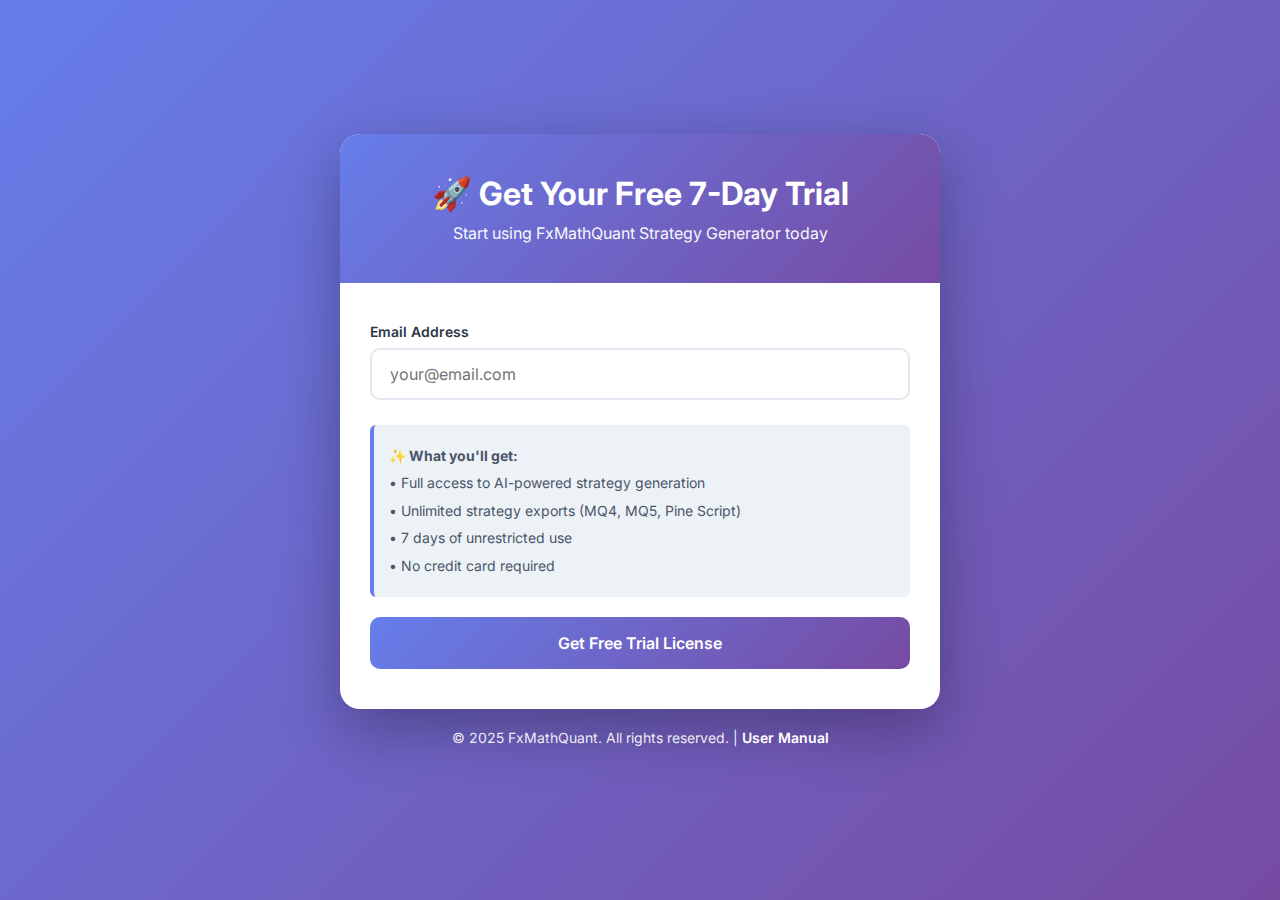
<file: register.html>
<!DOCTYPE html>
<html lang="en">

<head>
    <meta charset="UTF-8">
    <meta name="viewport" content="width=device-width, initial-scale=1.0">
    <title>Get Your Free 7-Day Trial - FxMathQuant</title>

    <!-- Favicon -->
    <link rel="icon" type="image/png" href="assets/favicon.png">

    <!-- Fonts -->
    <link href="https://fonts.googleapis.com/css2?family=Inter:wght@300;400;500;600;700&display=swap" rel="stylesheet">

    <style>
        * {
            margin: 0;
            padding: 0;
            box-sizing: border-box;
        }

        body {
            font-family: 'Inter', -apple-system, BlinkMacSystemFont, 'Segoe UI', sans-serif;
            background: linear-gradient(135deg, #667eea 0%, #764ba2 100%);
            min-height: 100vh;
            display: flex;
            align-items: center;
            justify-content: center;
            padding: 20px;
        }

        .container {
            max-width: 600px;
            width: 100%;
        }

        .card {
            background: white;
            border-radius: 20px;
            box-shadow: 0 20px 60px rgba(0, 0, 0, 0.3);
            overflow: hidden;
            animation: slideUp 0.6s ease-out;
        }

        @keyframes slideUp {
            from {
                opacity: 0;
                transform: translateY(30px);
            }

            to {
                opacity: 1;
                transform: translateY(0);
            }
        }

        .header {
            background: linear-gradient(135deg, #667eea 0%, #764ba2 100%);
            color: white;
            padding: 40px 30px;
            text-align: center;
        }

        .header h1 {
            font-size: 32px;
            font-weight: 700;
            margin-bottom: 10px;
        }

        .header p {
            font-size: 16px;
            opacity: 0.95;
        }

        .content {
            padding: 40px 30px;
        }

        .form-section {
            display: block;
        }

        .form-section.hidden {
            display: none;
        }

        .success-section {
            display: none;
            text-align: center;
        }

        .success-section.active {
            display: block;
        }

        .success-icon {
            font-size: 64px;
            margin-bottom: 20px;
            animation: bounce 0.6s ease-out;
        }

        @keyframes bounce {

            0%,
            100% {
                transform: translateY(0);
            }

            50% {
                transform: translateY(-20px);
            }
        }

        .form-group {
            margin-bottom: 25px;
        }

        label {
            display: block;
            font-weight: 600;
            color: #2d3748;
            margin-bottom: 8px;
            font-size: 14px;
        }

        input[type="email"] {
            width: 100%;
            padding: 14px 18px;
            border: 2px solid #e2e8f0;
            border-radius: 10px;
            font-size: 16px;
            transition: all 0.3s ease;
            font-family: inherit;
        }

        input[type="email"]:focus {
            outline: none;
            border-color: #667eea;
            box-shadow: 0 0 0 3px rgba(102, 126, 234, 0.1);
        }

        .btn {
            width: 100%;
            padding: 16px;
            background: linear-gradient(135deg, #667eea 0%, #764ba2 100%);
            color: white;
            border: none;
            border-radius: 10px;
            font-size: 16px;
            font-weight: 600;
            cursor: pointer;
            transition: all 0.3s ease;
            font-family: inherit;
        }

        .btn:hover:not(:disabled) {
            transform: translateY(-2px);
            box-shadow: 0 10px 25px rgba(102, 126, 234, 0.4);
        }

        .btn:disabled {
            opacity: 0.6;
            cursor: not-allowed;
        }

        .btn-secondary {
            background: #48bb78;
            margin-top: 15px;
        }

        .btn-secondary:hover:not(:disabled) {
            box-shadow: 0 10px 25px rgba(72, 187, 120, 0.4);
        }

        .license-box {
            background: #f7fafc;
            border: 2px dashed #cbd5e0;
            border-radius: 10px;
            padding: 20px;
            margin: 25px 0;
            position: relative;
        }

        .license-key {
            font-family: 'Courier New', monospace;
            font-size: 18px;
            font-weight: 700;
            color: #2d3748;
            word-break: break-all;
            margin-bottom: 15px;
        }

        .copy-btn {
            background: #667eea;
            color: white;
            border: none;
            padding: 8px 16px;
            border-radius: 6px;
            cursor: pointer;
            font-size: 14px;
            font-weight: 600;
            transition: all 0.3s ease;
        }

        .copy-btn:hover {
            background: #5568d3;
        }

        .copy-btn.copied {
            background: #48bb78;
        }

        .info-box {
            background: #edf2f7;
            border-left: 4px solid #667eea;
            padding: 15px;
            border-radius: 6px;
            margin: 20px 0;
        }

        .info-box p {
            color: #4a5568;
            font-size: 14px;
            line-height: 1.6;
            margin: 5px 0;
        }

        .error-message {
            background: #fed7d7;
            border-left: 4px solid #f56565;
            color: #742a2a;
            padding: 15px;
            border-radius: 6px;
            margin-bottom: 20px;
            display: none;
        }

        .error-message.active {
            display: block;
        }

        .loading {
            display: inline-block;
            width: 20px;
            height: 20px;
            border: 3px solid rgba(255, 255, 255, 0.3);
            border-radius: 50%;
            border-top-color: white;
            animation: spin 0.8s linear infinite;
            margin-right: 10px;
            vertical-align: middle;
        }

        @keyframes spin {
            to {
                transform: rotate(360deg);
            }
        }

        .footer {
            text-align: center;
            padding: 20px;
            color: rgba(255, 255, 255, 0.9);
            font-size: 14px;
        }

        .footer a {
            color: white;
            text-decoration: none;
            font-weight: 600;
        }

        @media (max-width: 640px) {
            .header h1 {
                font-size: 24px;
            }

            .content {
                padding: 30px 20px;
            }
        }
    </style>
</head>

<body>
    <div class="container">
        <div class="card">
            <div class="header">
                <h1>🚀 Get Your Free 7-Day Trial</h1>
                <p>Start using FxMathQuant Strategy Generator today</p>
            </div>

            <div class="content">
                <!-- Error Message -->
                <div id="error-message" class="error-message"></div>

                <!-- Registration Form -->
                <div id="form-section" class="form-section">
                    <div class="form-group">
                        <label for="email">Email Address</label>
                        <input type="email" id="email" placeholder="your@email.com" required>
                    </div>

                    <div class="info-box">
                        <p><strong>✨ What you'll get:</strong></p>
                        <p>• Full access to AI-powered strategy generation</p>
                        <p>• Unlimited strategy exports (MQ4, MQ5, Pine Script)</p>
                        <p>• 7 days of unrestricted use</p>
                        <p>• No credit card required</p>
                    </div>

                    <button id="submit-btn" class="btn" onclick="registerTrial()">
                        Get Free Trial License
                    </button>
                </div>

                <!-- Success Screen -->
                <div id="success-section" class="success-section">
                    <div class="success-icon">🎉</div>
                    <h2 style="color: #2d3748; margin-bottom: 15px;">Trial License Activated!</h2>
                    <p style="color: #4a5568; margin-bottom: 25px;">Your 7-day trial has been successfully created.</p>

                    <div class="license-box">
                        <p style="font-size: 14px; color: #718096; margin-bottom: 10px;">Your License Key:</p>
                        <div class="license-key" id="license-key">Loading...</div>
                        <button class="copy-btn" id="copy-btn" onclick="copyLicense()">
                            📋 Copy License Key
                        </button>
                    </div>

                    <div class="info-box">
                        <p><strong>📅 Valid until:</strong> <span id="expiry-date">-</span></p>
                        <p><strong>📧 Email:</strong> <span id="user-email">-</span></p>
                    </div>

                    <button class="btn btn-secondary" onclick="window.location.href='manual.html'">
                        📚 View User Manual
                    </button>

                    <button class="btn" onclick="window.location.href='index.html'" style="margin-top: 10px;">
                        🎯 Start Using FxMathQuant
                    </button>
                </div>
            </div>
        </div>

        <div class="footer">
            <p>&copy; 2025 FxMathQuant. All rights reserved. | <a href="manual.html">User Manual</a></p>
        </div>
    </div>

    <script>
        // API Configuration - Auto-detect local vs production
        const isLocal = window.location.hostname === 'localhost' || window.location.hostname === '127.0.0.1';
        const API_URL = isLocal
            ? 'http://localhost/FxMathQuant-Server/api/create.php'  // Local testing
            : 'https://fxmath.com/quantw/api/create.php';            // Production

        console.log('Using API URL:', API_URL);

        let currentLicenseKey = '';

        async function registerTrial() {
            const email = document.getElementById('email').value.trim();
            const submitBtn = document.getElementById('submit-btn');
            const errorMsg = document.getElementById('error-message');

            // Hide error
            errorMsg.classList.remove('active');

            // Validate email
            if (!email || !isValidEmail(email)) {
                showError('Please enter a valid email address');
                return;
            }

            // Disable button and show loading
            submitBtn.disabled = true;
            submitBtn.innerHTML = '<span class="loading"></span> Creating your trial license...';

            try {
                const response = await fetch(API_URL, {
                    method: 'POST',
                    headers: {
                        'Content-Type': 'application/json'
                    },
                    body: JSON.stringify({
                        is_trial: true,
                        email: email
                    })
                });

                const data = await response.json();

                if (data.success) {
                    // Show success screen
                    showSuccess(data.license);
                } else {
                    showError(data.message || 'Failed to create trial license. Please try again.');
                    submitBtn.disabled = false;
                    submitBtn.innerHTML = 'Get Free Trial License';
                }
            } catch (error) {
                console.error('Error:', error);
                showError('Network error. Please check your connection and try again.');
                submitBtn.disabled = false;
                submitBtn.innerHTML = 'Get Free Trial License';
            }
        }

        function showSuccess(license) {
            currentLicenseKey = license.key;

            // Update success screen
            document.getElementById('license-key').textContent = license.key;
            document.getElementById('expiry-date').textContent = license.expiry_date;
            document.getElementById('user-email').textContent = license.email;

            // Hide form, show success
            document.getElementById('form-section').classList.add('hidden');
            document.getElementById('success-section').classList.add('active');
        }

        function showError(message) {
            const errorMsg = document.getElementById('error-message');
            errorMsg.textContent = message;
            errorMsg.classList.add('active');
        }

        function copyLicense() {
            const copyBtn = document.getElementById('copy-btn');

            navigator.clipboard.writeText(currentLicenseKey).then(() => {
                copyBtn.textContent = '✅ Copied!';
                copyBtn.classList.add('copied');

                setTimeout(() => {
                    copyBtn.textContent = '📋 Copy License Key';
                    copyBtn.classList.remove('copied');
                }, 2000);
            }).catch(err => {
                console.error('Failed to copy:', err);
                alert('Failed to copy. Please select and copy manually.');
            });
        }

        function isValidEmail(email) {
            const re = /^[^\s@]+@[^\s@]+\.[^\s@]+$/;
            return re.test(email);
        }

        // Allow Enter key to submit
        document.getElementById('email').addEventListener('keypress', function (e) {
            if (e.key === 'Enter') {
                registerTrial();
            }
        });
    </script>
</body>

</html>
</file>
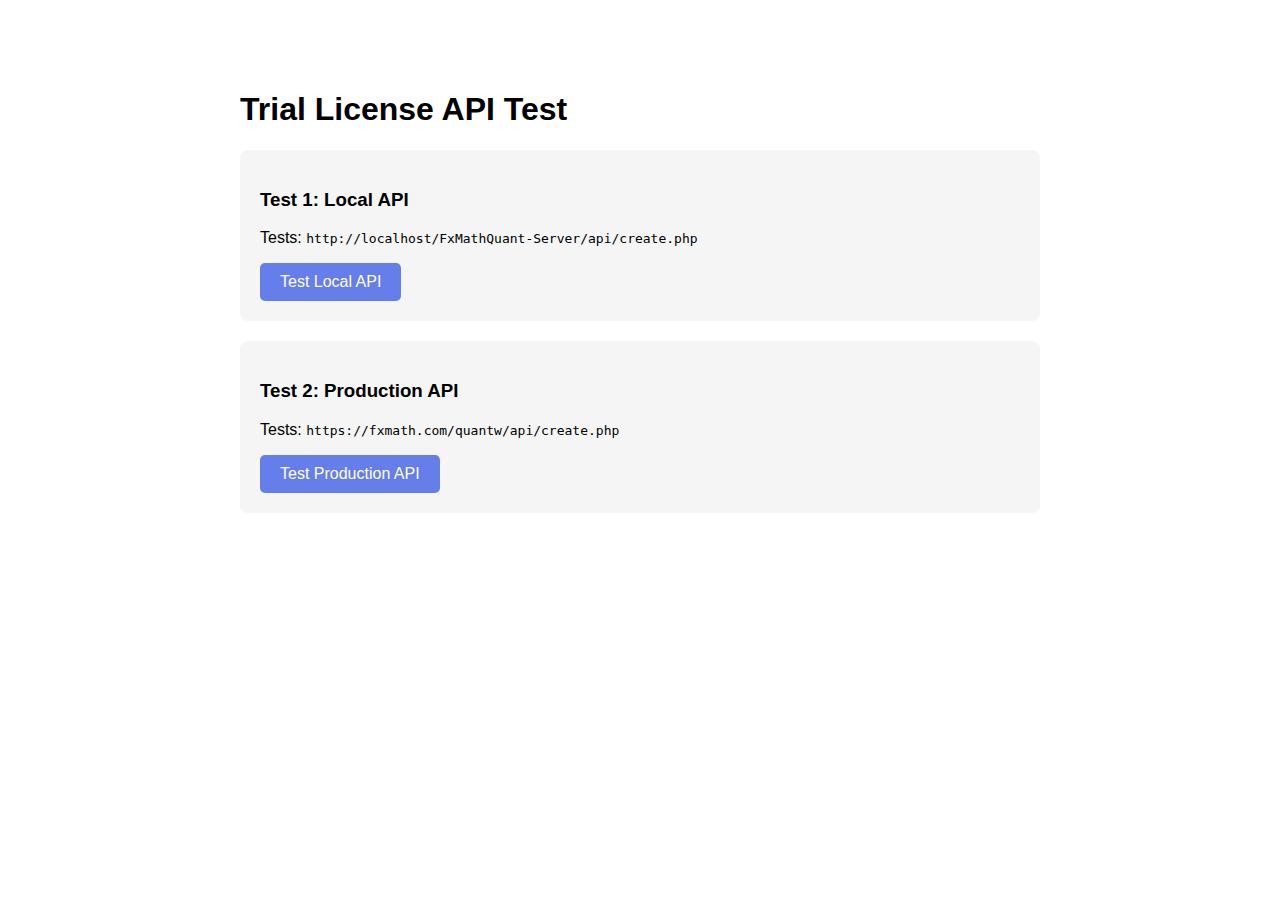
<file: test-api.html>
<!DOCTYPE html>
<html>

<head>
    <title>API Test - Trial License</title>
    <style>
        body {
            font-family: Arial, sans-serif;
            max-width: 800px;
            margin: 50px auto;
            padding: 20px;
        }

        .test-box {
            background: #f5f5f5;
            padding: 20px;
            border-radius: 8px;
            margin: 20px 0;
        }

        button {
            background: #667eea;
            color: white;
            border: none;
            padding: 10px 20px;
            border-radius: 5px;
            cursor: pointer;
            font-size: 16px;
        }

        button:hover {
            background: #5568d3;
        }

        .result {
            margin-top: 20px;
            padding: 15px;
            border-radius: 5px;
            white-space: pre-wrap;
            font-family: monospace;
        }

        .success {
            background: #d4edda;
            border: 1px solid #c3e6cb;
            color: #155724;
        }

        .error {
            background: #f8d7da;
            border: 1px solid #f5c6cb;
            color: #721c24;
        }
    </style>
</head>

<body>
    <h1>Trial License API Test</h1>

    <div class="test-box">
        <h3>Test 1: Local API</h3>
        <p>Tests: <code>http://localhost/FxMathQuant-Server/api/create.php</code></p>
        <button onclick="testAPI('local')">Test Local API</button>
        <div id="result-local"></div>
    </div>

    <div class="test-box">
        <h3>Test 2: Production API</h3>
        <p>Tests: <code>https://fxmath.com/quantw/api/create.php</code></p>
        <button onclick="testAPI('production')">Test Production API</button>
        <div id="result-production"></div>
    </div>

    <script>
        async function testAPI(type) {
            const urls = {
                local: 'http://localhost/FxMathQuant-Server/api/create.php',
                production: 'https://fxmath.com/quantw/api/create.php'
            };

            const resultDiv = document.getElementById('result-' + type);
            resultDiv.innerHTML = '<p>Testing...</p>';

            const testEmail = 'test' + Date.now() + '@example.com';

            try {
                const response = await fetch(urls[type], {
                    method: 'POST',
                    headers: {
                        'Content-Type': 'application/json'
                    },
                    body: JSON.stringify({
                        is_trial: true,
                        email: testEmail
                    })
                });

                const data = await response.json();

                let resultHTML = `<div class="${data.success ? 'success' : 'error'} result">`;
                resultHTML += `<strong>Status:</strong> ${response.status}\n\n`;
                resultHTML += `<strong>Response:</strong>\n${JSON.stringify(data, null, 2)}`;
                resultHTML += `</div>`;

                resultDiv.innerHTML = resultHTML;

            } catch (error) {
                resultDiv.innerHTML = `<div class="error result">
                    <strong>Error:</strong>\n${error.message}
                </div>`;
            }
        }
    </script>
</body>

</html>
</file>
